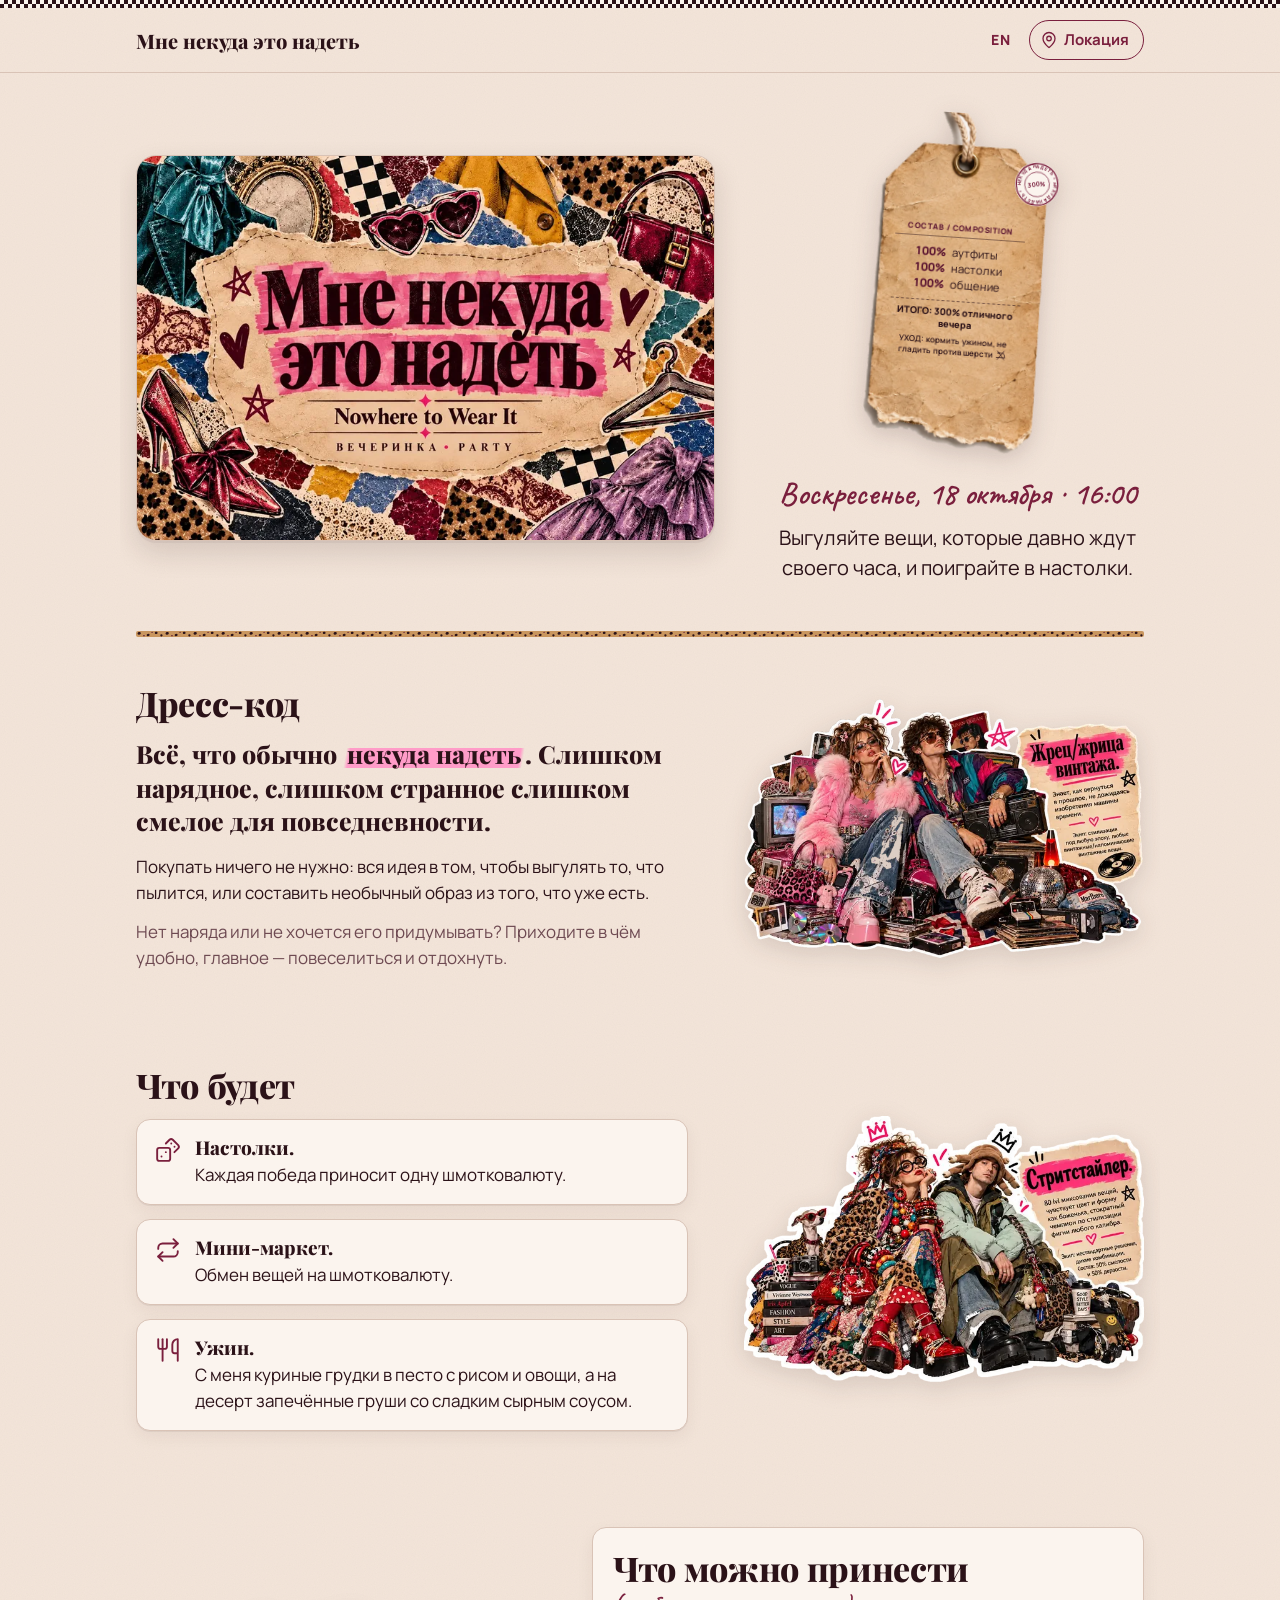
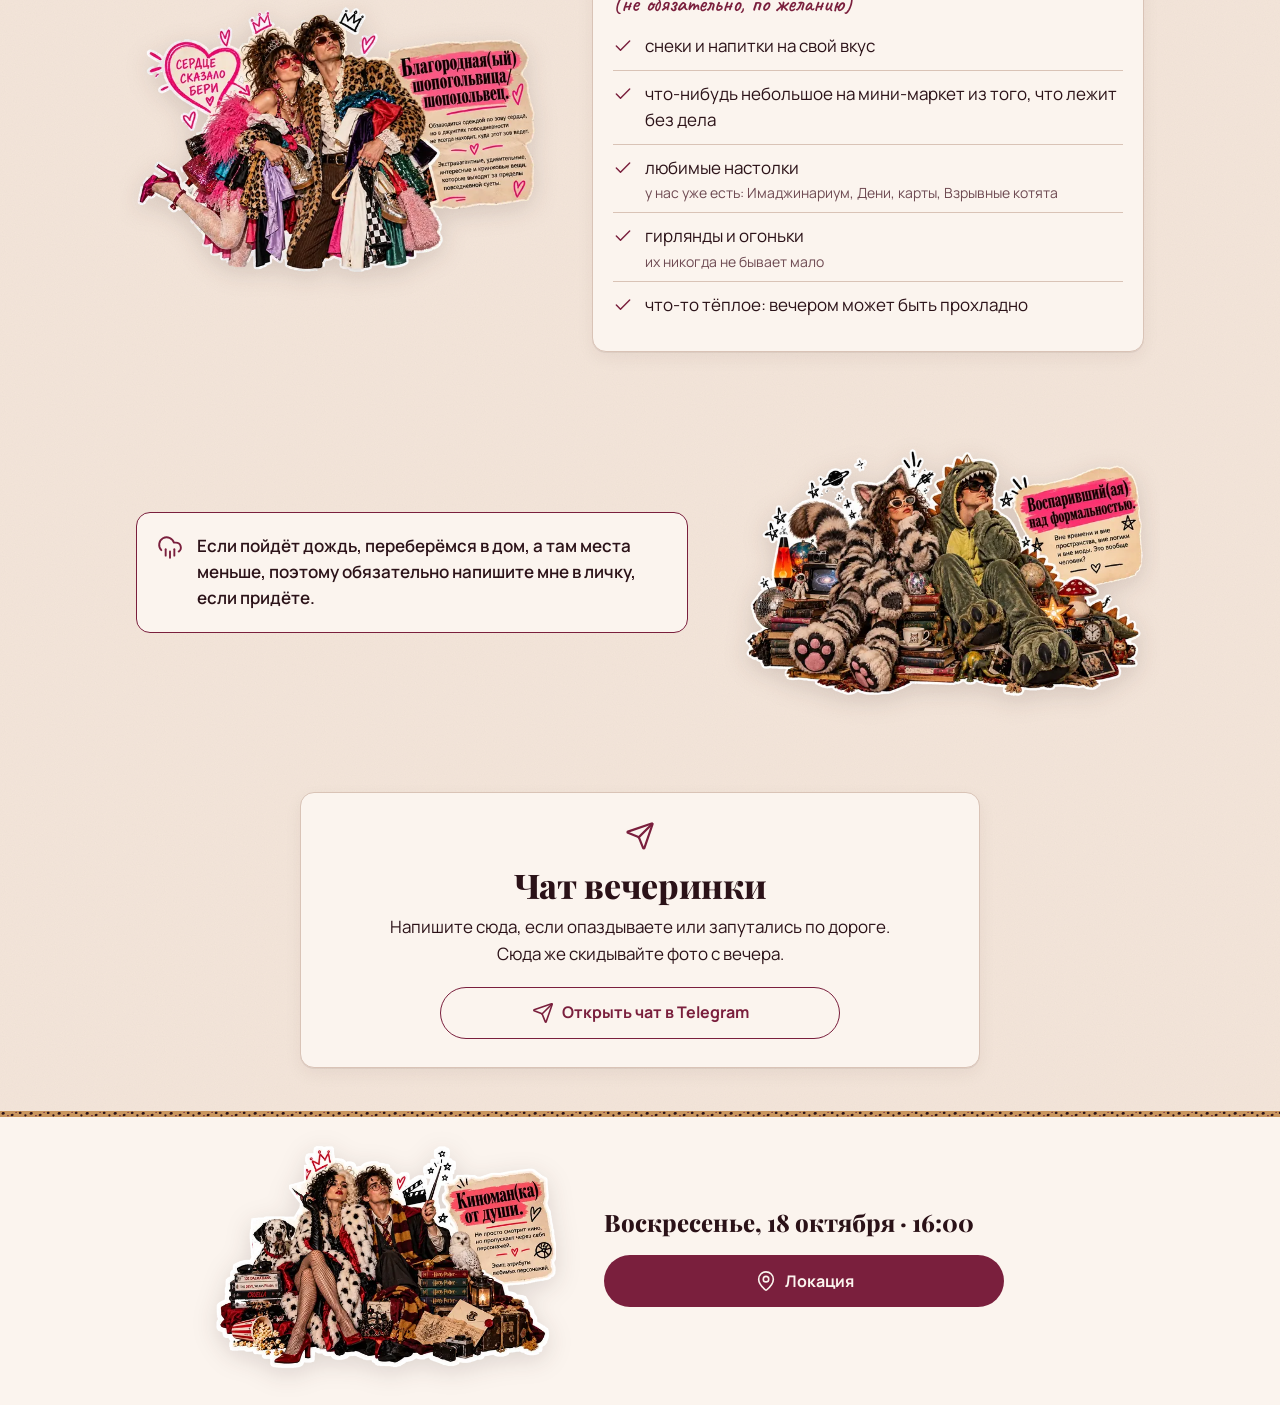
<file: index.html>
<!doctype html>
<html lang="ru">
<head>
  <meta charset="utf-8">
  <meta name="viewport" content="width=device-width, initial-scale=1">
  <title>Мне некуда это надеть</title>
  <meta name="description" content="Выгуляйте вещи, которые давно ждут своего часа, и поиграйте в настолки.">
  <meta name="theme-color" content="#F4E6DA">

  <meta property="og:type" content="website">
  <meta property="og:title" content="Мне некуда это надеть">
  <meta property="og:description" content="Выгуляйте вещи, которые давно ждут своего часа, и поиграйте в настолки.">
  <meta property="og:image" content="https://konyaginaan.github.io/nekuda-party/og.jpg">
  <meta property="og:image:width" content="1200">
  <meta property="og:image:height" content="630">
  <meta property="og:url" content="https://konyaginaan.github.io/nekuda-party/">
  <meta name="twitter:card" content="summary_large_image">
  <link rel="alternate" hreflang="ru" href="https://konyaginaan.github.io/nekuda-party/">
  <link rel="alternate" hreflang="en" href="https://konyaginaan.github.io/nekuda-party/en/">

  <link rel="preconnect" href="https://fonts.googleapis.com">
  <link rel="preconnect" href="https://fonts.gstatic.com" crossorigin>
  <link rel="stylesheet" href="https://fonts.googleapis.com/css2?family=Caveat:wght@600&family=Manrope:wght@400;600;700;800&family=Playfair+Display:wght@800;900&display=swap">
  <link rel="stylesheet" href="style.css?v=17">
</head>
<body>

  <!-- Иконки в духе Lucide: обводка 1.75, цвет задаёт CSS -->
  <svg width="0" height="0" style="position:absolute" aria-hidden="true">
    <symbol id="i-pin" viewBox="0 0 24 24"><path d="M20 10c0 4.993-5.539 10.193-7.399 11.799a1 1 0 0 1-1.202 0C9.539 20.193 4 14.993 4 10a8 8 0 0 1 16 0"/><circle cx="12" cy="10" r="3"/></symbol>
    <symbol id="i-dice" viewBox="0 0 24 24"><rect width="12" height="12" x="2" y="10" rx="2"/><path d="m17.92 14 3.5-3.5a2.24 2.24 0 0 0 0-3l-5-4.92a2.24 2.24 0 0 0-3 0L10 6"/><path d="M6 18h.01"/><path d="M10 14h.01"/><path d="M15 6h.01"/><path d="M18 9h.01"/></symbol>
    <symbol id="i-swap" viewBox="0 0 24 24"><path d="m17 2 4 4-4 4"/><path d="M3 11v-1a4 4 0 0 1 4-4h14"/><path d="m7 22-4-4 4-4"/><path d="M21 13v1a4 4 0 0 1-4 4H3"/></symbol>
    <symbol id="i-dinner" viewBox="0 0 24 24"><path d="M3 2v7c0 1.1.9 2 2 2h4a2 2 0 0 0 2-2V2"/><path d="M7 2v20"/><path d="M21 15V2a5 5 0 0 0-5 5v6c0 1.1.9 2 2 2h3Zm0 0v7"/></symbol>
    <symbol id="i-check" viewBox="0 0 24 24"><path d="M20 6 9 17l-5-5"/></symbol>
    <symbol id="i-rain" viewBox="0 0 24 24"><path d="M4 14.899A7 7 0 1 1 15.71 8h1.79a4.5 4.5 0 0 1 2.5 8.242"/><path d="M16 14v6"/><path d="M8 14v6"/><path d="M12 16v6"/></symbol>
    <symbol id="i-send" viewBox="0 0 24 24"><path d="M14.536 21.686a.5.5 0 0 0 .937-.024l6.5-19a.496.496 0 0 0-.635-.635l-19 6.5a.5.5 0 0 0-.024.937l7.93 3.18a2 2 0 0 1 1.112 1.11z"/><path d="m21.854 2.147-10.94 10.939"/></symbol>
    <!-- Значок ухода «не гладить»: утюг, перечёркнутый крест-накрест -->
    <symbol id="i-no-iron" viewBox="0 0 24 24"><path d="M3 18h18l-1.6-6.4A4 4 0 0 0 15.5 8.5H7"/><path d="M5 8.5h5"/><path d="M5 4l14 18"/><path d="M19 4 5 22"/></symbol>
  </svg>

  <header class="site-header">
    <nav class="nav">
      <a class="nav-title" href="#top">Мне некуда это надеть</a>
      <div class="nav-actions">
        <a class="lang-switch" href="en/" hreflang="en" lang="en" aria-label="English version">EN</a>
        <a class="nav-link" href="https://maps.app.goo.gl/ikmV4wj7DfF3Gz9P6?g_st=ipc" target="_blank" rel="noopener" aria-label="Локация">
          <svg class="ico" width="22" height="22" aria-hidden="true"><use href="#i-pin"/></svg><span class="nav-link-text">Локация</span>
        </a>
      </div>
    </nav>
  </header>

  <main>

    <section class="hero section" id="top">
      <!-- Название нарисовано на афише; заголовок остаётся для поиска и экранных дикторов -->
      <h1 class="visually-hidden">Мне некуда это надеть</h1>
      <figure class="poster-frame">
        <picture>
          <source type="image/webp" srcset="poster-800.webp 800w, poster-1200.webp 1200w" sizes="(min-width: 960px) 600px, calc(100vw - 32px)">
          <img class="poster" src="poster.jpg" width="1200" height="800" alt="Афиша вечеринки «Мне некуда это надеть»">
        </picture>
      </figure>
      <div class="hero-meta">
        <div class="label-wrap" id="composition">
          <svg class="stamp" viewBox="0 0 100 100" aria-hidden="true">
            <defs><path id="stamp-ring" d="M50 50 m-37 0 a37 37 0 1 1 74 0 a37 37 0 1 1 -74 0"/></defs>
            <circle cx="50" cy="50" r="47" fill="none" stroke="currentColor" stroke-width="3"/>
            <circle cx="50" cy="50" r="28" fill="none" stroke="currentColor" stroke-width="1.5"/>
            <text font-family="Manrope, sans-serif" font-weight="800" font-size="10.5" letter-spacing="1.2" fill="currentColor">
              <textPath href="#stamp-ring" textLength="225" lengthAdjust="spacingAndGlyphs">НЕКУДА НАДЕТЬ • НЕКУДА НАДЕТЬ • </textPath>
            </text>
            <text x="50" y="55" text-anchor="middle" font-family="Manrope, sans-serif" font-weight="800" font-size="14" fill="currentColor">300%</text>
          </svg>
          <div class="label">
            <p class="label-title">СОСТАВ / COMPOSITION</p>
            <table class="label-table">
              <tbody>
                <tr><td class="label-pct">100%</td><td class="label-item">аутфиты</td></tr>
                <tr><td class="label-pct">100%</td><td class="label-item">настолки</td></tr>
                <tr><td class="label-pct">100%</td><td class="label-item">общение</td></tr>
              </tbody>
            </table>
            <p class="label-total">ИТОГО: 300% отличного вечера</p>
            <!-- Можно сократить до «УХОД: кормить ужином» — убрать span целиком, значок уйдёт вместе с ним -->
            <p class="label-care">УХОД: кормить ужином<span class="label-care-extra">, не гладить против шерсти <svg class="care-ico" width="14" height="14" aria-hidden="true"><use href="#i-no-iron"/></svg></span></p>
          </div>
        </div>
        <div class="hero-text">
          <p class="hero-date"><time datetime="2026-10-18T16:00">Воскресенье, 18 октября · 16:00</time></p>
          <p class="hero-lead">Выгуляйте вещи, которые давно ждут своего часа, и поиграйте в настолки.</p>
        </div>
      </div>
    </section>

    <div class="ribbon" aria-hidden="true"></div>

    <section class="section has-sticker sticker-right" id="dress-code">
      <div class="section-body">
        <h2>Дресс-код</h2>
        <p class="dress-main">Всё, что обычно <span class="marker">некуда надеть</span>. Слишком нарядное, слишком странное слишком смелое для повседневности.</p>
        <p>Покупать ничего не нужно: вся идея в том, чтобы выгулять то, что пылится, или составить необычный образ из того, что уже есть.</p>
        <p class="muted">Нет наряда или не хочется его придумывать? Приходите в чём удобно, главное — повеселиться и отдохнуть.</p>
      </div>
      <figure class="sticker">
        <a href="img/vintage-1100.webp" target="_blank" rel="noopener"><img src="img/vintage-640.webp" srcset="img/vintage-640.webp 640w, img/vintage-1100.webp 1100w" sizes="(min-width: 960px) 400px, calc(100vw - 32px)" width="1533" height="1001" loading="lazy" decoding="async" alt="Наклейка «Жрец/жрица винтажа»: «Знает, как вернуться в прошлое, не дожидаясь изобретения машины времени. Экип: стилизация под любую эпоху, любые винтажные/напоминающие винтажные вещи». Пара в розовой шубе, джинсах со стразами и яркой ветровке среди пластинок, кассет и диско-шара."></a>
      </figure>
    </section>

    <section class="section has-sticker sticker-right" id="program">
      <div class="section-body">
        <h2>Что будет</h2>
        <ul class="program-list">
          <li><svg class="ico" width="22" height="22" aria-hidden="true"><use href="#i-dice"/></svg><p><strong>Настолки.</strong> Каждая победа приносит одну шмотковалюту.</p></li>
          <li><svg class="ico" width="22" height="22" aria-hidden="true"><use href="#i-swap"/></svg><p><strong>Мини-маркет.</strong> Обмен вещей на шмотковалюту.</p></li>
          <li><svg class="ico" width="22" height="22" aria-hidden="true"><use href="#i-dinner"/></svg><p><strong>Ужин.</strong> С меня куриные грудки в песто с рисом и овощи, а на десерт запечённые груши со сладким сырным соусом.</p></li>
        </ul>
      </div>
      <figure class="sticker">
        <a href="img/street-1100.webp" target="_blank" rel="noopener"><img src="img/street-640.webp" srcset="img/street-640.webp 640w, img/street-1100.webp 1100w" sizes="(min-width: 960px) 400px, calc(100vw - 32px)" width="1536" height="1024" loading="lazy" decoding="async" alt="Наклейка «Стритстайлер»: «80 lvl миксования вещей, чувствует цвет и форму как боженька, стократный чемпион по стилизации фигни любого калибра. Экип: нестандартные решения, дикие комбинации. Состав: 50% смелости и 50% дерзости». Пара в леопарде, бусах, платформах и плюшевой шапке."></a>
      </figure>
    </section>

    <section class="section has-sticker sticker-left" id="bring">
      <div class="section-body">
        <div class="panel">
          <h2>Что можно принести</h2>
          <p class="note">(не обязательно, по желанию)</p>
          <ul class="bring-list">
            <li><svg class="ico" width="22" height="22" aria-hidden="true"><use href="#i-check"/></svg>снеки и напитки на свой вкус</li>
            <li><svg class="ico" width="22" height="22" aria-hidden="true"><use href="#i-check"/></svg>что-нибудь небольшое на мини-маркет из того, что лежит без дела</li>
            <li><svg class="ico" width="22" height="22" aria-hidden="true"><use href="#i-check"/></svg><span>любимые настолки<span class="bring-hint">у нас уже есть: Имаджинариум, Дени, карты, Взрывные котята</span></span></li>
            <li><svg class="ico" width="22" height="22" aria-hidden="true"><use href="#i-check"/></svg><span>гирлянды и огоньки<span class="bring-hint">их никогда не бывает мало</span></span></li>
            <li><svg class="ico" width="22" height="22" aria-hidden="true"><use href="#i-check"/></svg>что-то тёплое: вечером может быть прохладно</li>
          </ul>
        </div>
      </div>
      <figure class="sticker">
        <a href="img/shopaholic-1100.webp" target="_blank" rel="noopener"><img src="img/shopaholic-640.webp" srcset="img/shopaholic-640.webp 640w, img/shopaholic-1100.webp 1100w" sizes="(min-width: 960px) 400px, calc(100vw - 32px)" width="1521" height="1014" loading="lazy" decoding="async" alt="Наклейка «Благородная(ый) шопогольвица/шопогольвец» с надписью «Сердце сказало: бери»: «Обзаводится одеждой по зову сердца, но в джунглях повседневности не всегда находит, куда этот зов ведёт. Экстравагантные, удивительные, интересные и кринжовые вещи, которые выходят за пределы повседневной суеты». Пара с охапками нарядов в руках."></a>
      </figure>
    </section>

    <section class="section has-sticker sticker-right" id="rsvp">
      <div class="section-body important">
        <svg class="ico" width="22" height="22" aria-hidden="true"><use href="#i-rain"/></svg>
        <p>Если пойдёт дождь, переберёмся в дом, а там места меньше, поэтому обязательно напишите мне в личку, если придёте.</p>
      </div>
      <figure class="sticker">
        <a href="img/dreamer-1100.webp" target="_blank" rel="noopener"><img src="img/dreamer-640.webp" srcset="img/dreamer-640.webp 640w, img/dreamer-1100.webp 1100w" sizes="(min-width: 960px) 400px, calc(100vw - 32px)" width="1521" height="947" loading="lazy" decoding="async" alt="Наклейка «Воспаривший(ая) над формальностью»: «Вне времени и вне пространства, вне логики и вне моды. Это вообще человек?» Пара в пушистых кигуруми кошки и динозавра среди книг, лавовой лампы и глобусов."></a>
      </figure>
    </section>

    <section class="section" id="chat">
      <div class="panel chat">
        <svg class="ico chat-ico" width="22" height="22" aria-hidden="true"><use href="#i-send"/></svg>
        <h2>Чат вечеринки</h2>
        <p>Напишите сюда, если опаздываете или запутались по дороге. Сюда же скидывайте фото с вечера.</p>
        <a class="button button-ghost" href="https://t.me/+cjcUs2wXB2kzOTMy" target="_blank" rel="noopener">
          <svg class="ico" width="22" height="22" aria-hidden="true"><use href="#i-send"/></svg>Открыть чат в Telegram
        </a>
      </div>
    </section>

  </main>

  <footer class="site-footer">
    <div class="footer-inner">
      <figure class="sticker footer-sticker">
        <a href="img/cinema-1100.webp" target="_blank" rel="noopener"><img src="img/cinema-640.webp" srcset="img/cinema-640.webp 640w, img/cinema-1100.webp 1100w" sizes="(min-width: 760px) 340px, calc(100vw - 32px)" width="1536" height="1014" loading="lazy" decoding="async" alt="Наклейка «Киноман(ка) от души»: «Не просто смотрит кино, но пропускает через себя персонажей. Экип: атрибуты любимых персонажей». Пара в образах Круэллы и Гарри Поттера с далматинцем и совой."></a>
      </figure>
      <div class="footer-cta">
      <p class="footer-date"><time datetime="2026-10-18T16:00">Воскресенье, 18 октября · 16:00</time></p>
      <a class="button" href="https://maps.app.goo.gl/ikmV4wj7DfF3Gz9P6?g_st=ipc" target="_blank" rel="noopener">
        <svg class="ico" width="22" height="22" aria-hidden="true"><use href="#i-pin"/></svg>Локация
      </a>
      </div>
    </div>
  </footer>

</body>
</html>
</file>
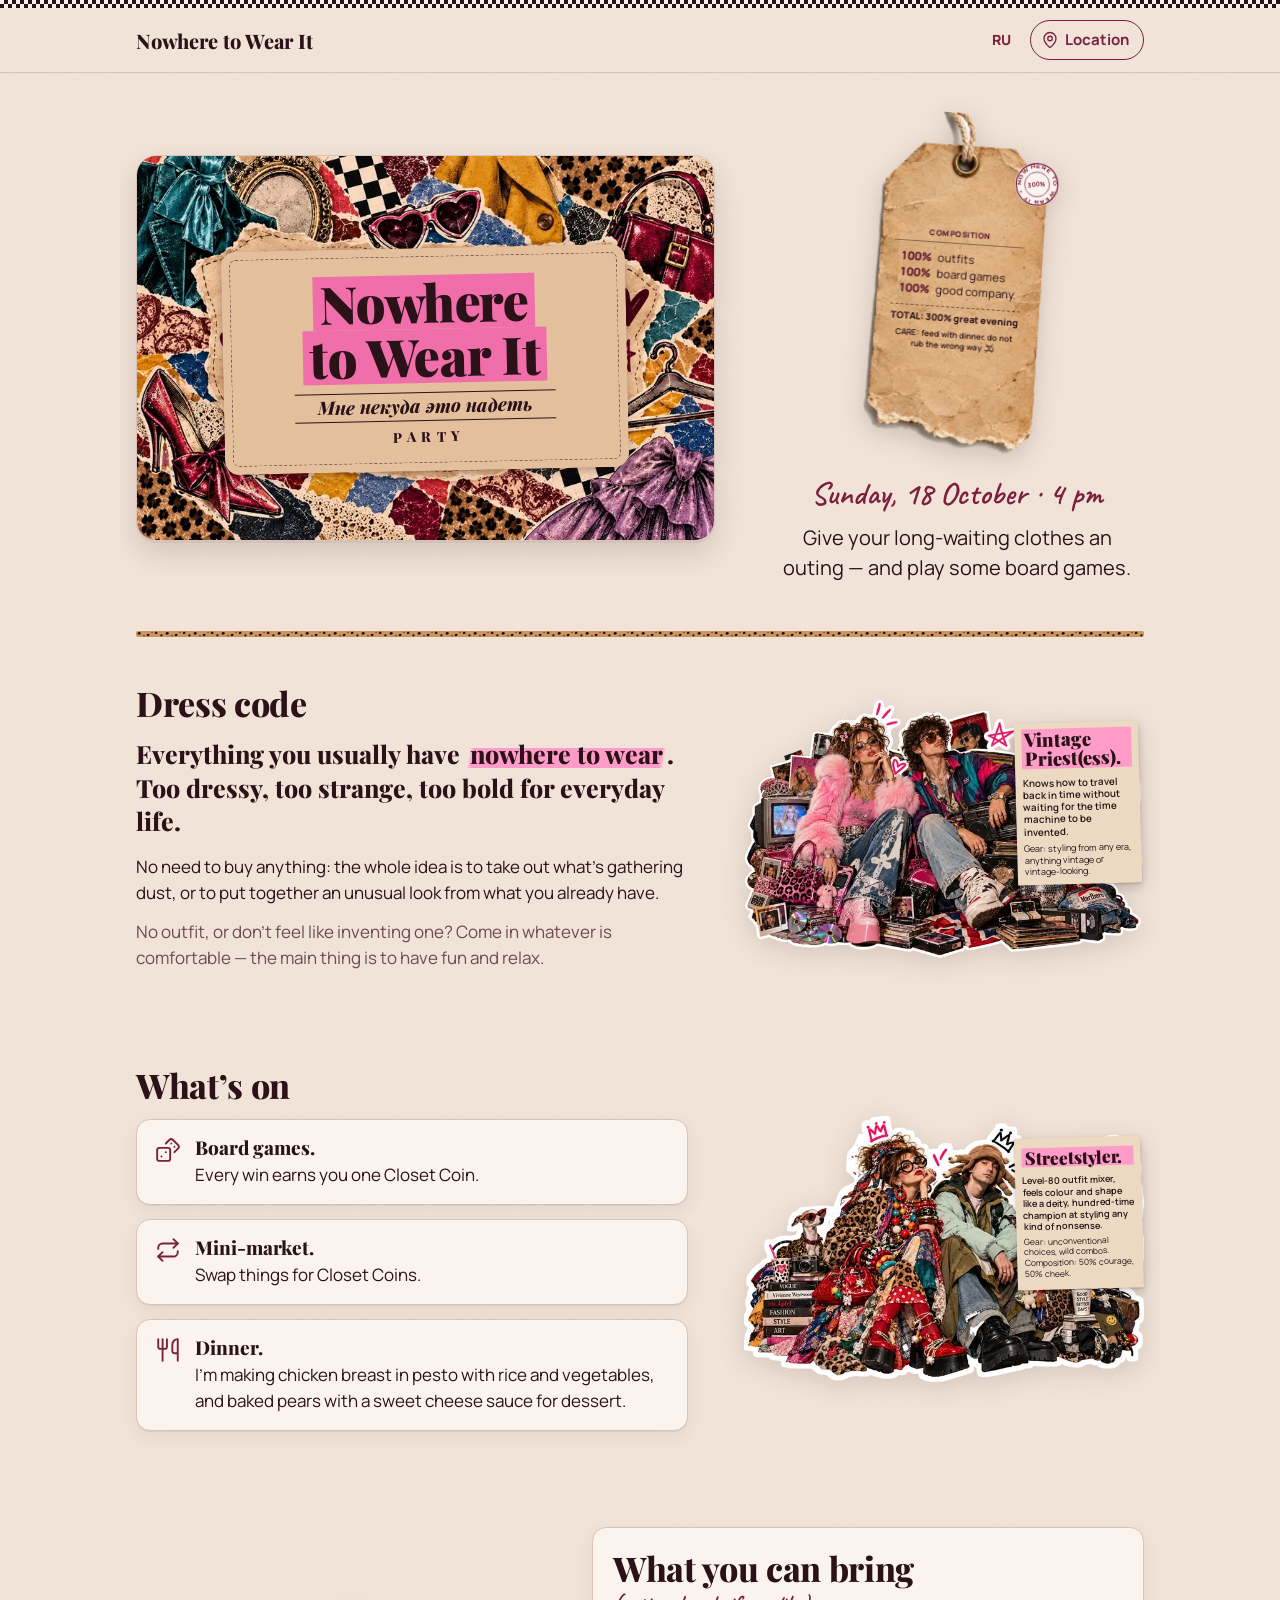
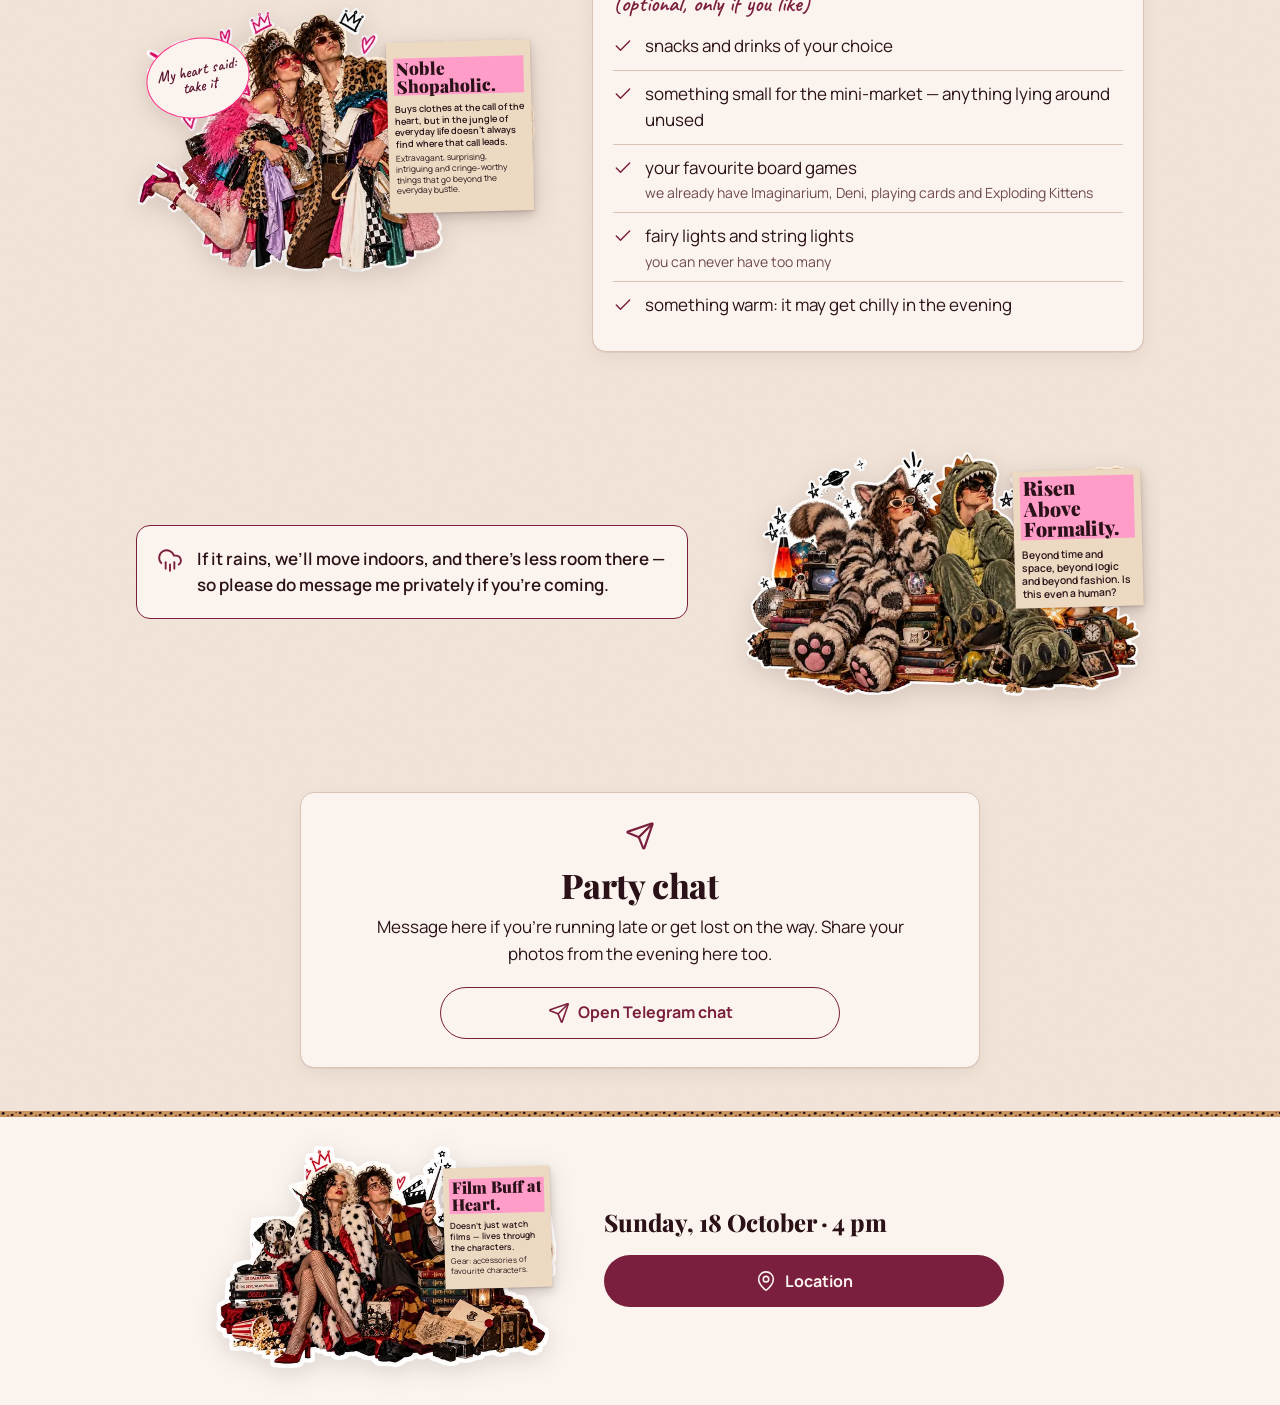
<file: en/index.html>
<!doctype html>
<html lang="en">
<head>
  <meta charset="utf-8">
  <meta name="viewport" content="width=device-width, initial-scale=1">
  <title>Nowhere to Wear It</title>
  <meta name="description" content="Give your long-waiting clothes an outing — and play some board games.">
  <meta name="theme-color" content="#F4E6DA">

  <meta property="og:type" content="website">
  <meta property="og:title" content="Nowhere to Wear It">
  <meta property="og:description" content="Give your long-waiting clothes an outing — and play some board games.">
  <meta property="og:image" content="https://konyaginaan.github.io/nekuda-party/og.jpg">
  <meta property="og:image:width" content="1200">
  <meta property="og:image:height" content="630">
  <meta property="og:url" content="https://konyaginaan.github.io/nekuda-party/en/">
  <meta name="twitter:card" content="summary_large_image">
  <link rel="alternate" hreflang="ru" href="https://konyaginaan.github.io/nekuda-party/">
  <link rel="alternate" hreflang="en" href="https://konyaginaan.github.io/nekuda-party/en/">

  <link rel="preconnect" href="https://fonts.googleapis.com">
  <link rel="preconnect" href="https://fonts.gstatic.com" crossorigin>
  <link rel="stylesheet" href="https://fonts.googleapis.com/css2?family=Caveat:wght@600&family=Manrope:wght@400;600;700;800&family=Playfair+Display:wght@800;900&display=swap">
  <link rel="stylesheet" href="../style.css?v=17">
</head>
<body>

  <!-- Lucide-style icons -->
  <svg width="0" height="0" style="position:absolute" aria-hidden="true">
    <symbol id="i-pin" viewBox="0 0 24 24"><path d="M20 10c0 4.993-5.539 10.193-7.399 11.799a1 1 0 0 1-1.202 0C9.539 20.193 4 14.993 4 10a8 8 0 0 1 16 0"/><circle cx="12" cy="10" r="3"/></symbol>
    <symbol id="i-dice" viewBox="0 0 24 24"><rect width="12" height="12" x="2" y="10" rx="2"/><path d="m17.92 14 3.5-3.5a2.24 2.24 0 0 0 0-3l-5-4.92a2.24 2.24 0 0 0-3 0L10 6"/><path d="M6 18h.01"/><path d="M10 14h.01"/><path d="M15 6h.01"/><path d="M18 9h.01"/></symbol>
    <symbol id="i-swap" viewBox="0 0 24 24"><path d="m17 2 4 4-4 4"/><path d="M3 11v-1a4 4 0 0 1 4-4h14"/><path d="m7 22-4-4 4-4"/><path d="M21 13v1a4 4 0 0 1-4 4H3"/></symbol>
    <symbol id="i-dinner" viewBox="0 0 24 24"><path d="M3 2v7c0 1.1.9 2 2 2h4a2 2 0 0 0 2-2V2"/><path d="M7 2v20"/><path d="M21 15V2a5 5 0 0 0-5 5v6c0 1.1.9 2 2 2h3Zm0 0v7"/></symbol>
    <symbol id="i-check" viewBox="0 0 24 24"><path d="M20 6 9 17l-5-5"/></symbol>
    <symbol id="i-rain" viewBox="0 0 24 24"><path d="M4 14.899A7 7 0 1 1 15.71 8h1.79a4.5 4.5 0 0 1 2.5 8.242"/><path d="M16 14v6"/><path d="M8 14v6"/><path d="M12 16v6"/></symbol>
    <symbol id="i-send" viewBox="0 0 24 24"><path d="M14.536 21.686a.5.5 0 0 0 .937-.024l6.5-19a.496.496 0 0 0-.635-.635l-19 6.5a.5.5 0 0 0-.024.937l7.93 3.18a2 2 0 0 1 1.112 1.11z"/><path d="m21.854 2.147-10.94 10.939"/></symbol>
    <!-- Care symbol: do not iron -->
    <symbol id="i-no-iron" viewBox="0 0 24 24"><path d="M3 18h18l-1.6-6.4A4 4 0 0 0 15.5 8.5H7"/><path d="M5 8.5h5"/><path d="M5 4l14 18"/><path d="M19 4 5 22"/></symbol>
  </svg>

  <header class="site-header">
    <nav class="nav">
      <a class="nav-title" href="#top">Nowhere to Wear It</a>
      <div class="nav-actions">
        <a class="lang-switch" href="../" hreflang="ru" lang="ru" aria-label="Русская версия">RU</a>
        <a class="nav-link" href="https://maps.app.goo.gl/ikmV4wj7DfF3Gz9P6?g_st=ipc" target="_blank" rel="noopener" aria-label="Location">
          <svg class="ico" width="22" height="22" aria-hidden="true"><use href="#i-pin"/></svg><span class="nav-link-text">Location</span>
        </a>
      </div>
    </nav>
  </header>

  <main>

    <section class="hero section" id="top">
      <!-- The title is drawn on the poster; the heading stays for search and screen readers -->
      <h1 class="visually-hidden">Nowhere to Wear It</h1>
      <figure class="poster-frame">
        <picture>
          <source type="image/webp" srcset="../poster-800.webp 800w, ../poster-1200.webp 1200w" sizes="(min-width: 960px) 600px, calc(100vw - 32px)">
          <img class="poster" src="../poster.jpg" width="1200" height="800" alt="Poster of the party “Nowhere to Wear It”">
        </picture>
        <div class="poster-note" aria-hidden="true">
          <span class="poster-note-title"><span>Nowhere</span> <span>to Wear It</span></span>
          <span class="poster-note-sub">Мне некуда это надеть</span>
          <span class="poster-note-kicker">Party</span>
        </div>
      </figure>
      <div class="hero-meta">
        <div class="label-wrap" id="composition">
          <svg class="stamp" viewBox="0 0 100 100" aria-hidden="true">
            <defs><path id="stamp-ring" d="M50 50 m-37 0 a37 37 0 1 1 74 0 a37 37 0 1 1 -74 0"/></defs>
            <circle cx="50" cy="50" r="47" fill="none" stroke="currentColor" stroke-width="3"/>
            <circle cx="50" cy="50" r="28" fill="none" stroke="currentColor" stroke-width="1.5"/>
            <text font-family="Manrope, sans-serif" font-weight="800" font-size="10.5" letter-spacing="1.2" fill="currentColor">
              <textPath href="#stamp-ring" textLength="225" lengthAdjust="spacingAndGlyphs">NOWHERE TO WEAR IT • </textPath>
            </text>
            <text x="50" y="55" text-anchor="middle" font-family="Manrope, sans-serif" font-weight="800" font-size="14" fill="currentColor">300%</text>
          </svg>
          <div class="label">
            <p class="label-title">COMPOSITION</p>
            <table class="label-table">
              <tbody>
                <tr><td class="label-pct">100%</td><td class="label-item">outfits</td></tr>
                <tr><td class="label-pct">100%</td><td class="label-item">board games</td></tr>
                <tr><td class="label-pct">100%</td><td class="label-item">good company</td></tr>
              </tbody>
            </table>
            <p class="label-total">TOTAL: 300% great evening</p>
            <!-- Can be shortened to “CARE: feed with dinner” by removing the span -->
            <p class="label-care">CARE: feed with dinner<span class="label-care-extra">, do not rub the wrong way <svg class="care-ico" width="14" height="14" aria-hidden="true"><use href="#i-no-iron"/></svg></span></p>
          </div>
        </div>
        <div class="hero-text">
          <p class="hero-date"><time datetime="2026-10-18T16:00">Sunday, 18 October · 4 pm</time></p>
          <p class="hero-lead">Give your long-waiting clothes an outing — and play some board games.</p>
        </div>
      </div>
    </section>

    <div class="ribbon" aria-hidden="true"></div>

    <section class="section has-sticker sticker-right" id="dress-code">
      <div class="section-body">
        <h2>Dress code</h2>
        <p class="dress-main">Everything you usually have <span class="marker">nowhere to wear</span>. Too dressy, too strange, too bold for everyday life.</p>
        <p>No need to buy anything: the whole idea is to take out what’s gathering dust, or to put together an unusual look from what you already have.</p>
        <p class="muted">No outfit, or don’t feel like inventing one? Come in whatever is comfortable — the main thing is to have fun and relax.</p>
      </div>
      <figure class="sticker">
        <img src="../img/vintage-640.webp" srcset="../img/vintage-640.webp 640w, ../img/vintage-1100.webp 1100w" sizes="(min-width: 960px) 400px, calc(100vw - 32px)" width="1533" height="1001" loading="lazy" decoding="async" alt="Sticker “Vintage Priest(ess)”: “Knows how to travel back in time without waiting for the time machine to be invented. Gear: styling from any era, anything vintage or vintage-looking.” A couple in a pink fur coat, rhinestone jeans and a bright windbreaker among records, cassettes and a disco ball.">
        <div class="sticker-note" aria-hidden="true" style="--x:68%;--y:9%;--w:31%;--h:61%;--fs:2.45cqw">
          <span class="sticker-note-title">Vintage Priest(ess).</span>
          <span class="sticker-note-text">Knows how to travel back in time without waiting for the time machine to be invented.</span>
          <span class="sticker-note-gear">Gear: styling from any era, anything vintage or vintage-looking.</span>
        </div>
      </figure>
    </section>

    <section class="section has-sticker sticker-right" id="program">
      <div class="section-body">
        <h2>What’s on</h2>
        <ul class="program-list">
          <li><svg class="ico" width="22" height="22" aria-hidden="true"><use href="#i-dice"/></svg><p><strong>Board games.</strong> Every win earns you one Closet Coin.</p></li>
          <li><svg class="ico" width="22" height="22" aria-hidden="true"><use href="#i-swap"/></svg><p><strong>Mini-market.</strong> Swap things for Closet Coins.</p></li>
          <li><svg class="ico" width="22" height="22" aria-hidden="true"><use href="#i-dinner"/></svg><p><strong>Dinner.</strong> I’m making chicken breast in pesto with rice and vegetables, and baked pears with a sweet cheese sauce for dessert.</p></li>
        </ul>
      </div>
      <figure class="sticker">
        <img src="../img/street-640.webp" srcset="../img/street-640.webp 640w, ../img/street-1100.webp 1100w" sizes="(min-width: 960px) 400px, calc(100vw - 32px)" width="1536" height="1024" loading="lazy" decoding="async" alt="Sticker “Streetstyler”: “Level-80 mixing, feels colour and shape like a deity, hundred-time champion at styling any kind of nonsense. Gear: unconventional choices, wild combos. Composition: 50% courage and 50% cheek.” A couple in leopard print, beads, platforms and a plush hat.">
        <div class="sticker-note" aria-hidden="true" style="--x:68%;--y:8%;--w:31.5%;--h:57%;--fs:2.3cqw">
          <span class="sticker-note-title">Streetstyler.</span>
          <span class="sticker-note-text">Level-80 outfit mixer, feels colour and shape like a deity, hundred-time champion at styling any kind of nonsense.</span>
          <span class="sticker-note-gear">Gear: unconventional choices, wild combos. Composition: 50% courage, 50% cheek.</span>
        </div>
      </figure>
    </section>

    <section class="section has-sticker sticker-left" id="bring">
      <div class="section-body">
        <div class="panel">
          <h2>What you can bring</h2>
          <p class="note">(optional, only if you like)</p>
          <ul class="bring-list">
            <li><svg class="ico" width="22" height="22" aria-hidden="true"><use href="#i-check"/></svg>snacks and drinks of your choice</li>
            <li><svg class="ico" width="22" height="22" aria-hidden="true"><use href="#i-check"/></svg>something small for the mini-market — anything lying around unused</li>
            <li><svg class="ico" width="22" height="22" aria-hidden="true"><use href="#i-check"/></svg><span>your favourite board games<span class="bring-hint">we already have Imaginarium, Deni, playing cards and Exploding Kittens</span></span></li>
            <li><svg class="ico" width="22" height="22" aria-hidden="true"><use href="#i-check"/></svg><span>fairy lights and string lights<span class="bring-hint">you can never have too many</span></span></li>
            <li><svg class="ico" width="22" height="22" aria-hidden="true"><use href="#i-check"/></svg>something warm: it may get chilly in the evening</li>
          </ul>
        </div>
      </div>
      <figure class="sticker">
        <img src="../img/shopaholic-640.webp" srcset="../img/shopaholic-640.webp 640w, ../img/shopaholic-1100.webp 1100w" sizes="(min-width: 960px) 400px, calc(100vw - 32px)" width="1521" height="1014" loading="lazy" decoding="async" alt="Sticker “Noble Shopaholic” with the note “My heart said: take it”: “Buys clothes at the call of the heart, but in the jungle of everyday life doesn’t always find where that call leads. Extravagant, surprising, intriguing and cringe-worthy things that go beyond the everyday bustle.” A couple carrying armfuls of outfits.">
        <div class="sticker-note" aria-hidden="true" style="--x:63%;--y:13%;--w:36%;--h:64%;--fs:2.3cqw">
          <span class="sticker-note-title">Noble Shopaholic.</span>
          <span class="sticker-note-text">Buys clothes at the call of the heart, but in the jungle of everyday life doesn’t always find where that call leads.</span>
          <span class="sticker-note-gear">Extravagant, surprising, intriguing and cringe-worthy things that go beyond the everyday bustle.</span>
        </div>
        <div class="sticker-heart" aria-hidden="true">My heart said: take it</div>
      </figure>
    </section>

    <section class="section has-sticker sticker-right" id="rsvp">
      <div class="section-body important">
        <svg class="ico" width="22" height="22" aria-hidden="true"><use href="#i-rain"/></svg>
        <p>If it rains, we’ll move indoors, and there’s less room there — so please do message me privately if you’re coming.</p>
      </div>
      <figure class="sticker">
        <img src="../img/dreamer-640.webp" srcset="../img/dreamer-640.webp 640w, ../img/dreamer-1100.webp 1100w" sizes="(min-width: 960px) 400px, calc(100vw - 32px)" width="1521" height="947" loading="lazy" decoding="async" alt="Sticker “Risen Above Formality”: “Beyond time and space, beyond logic and beyond fashion. Is this even a human?” A couple in fluffy cat and dinosaur onesies among books, a lava lamp and globes.">
        <div class="sticker-note" aria-hidden="true" style="--x:67.5%;--y:9%;--w:32%;--h:46%;--fs:2.6cqw">
          <span class="sticker-note-title">Risen Above Formality.</span>
          <span class="sticker-note-text">Beyond time and space, beyond logic and beyond fashion. Is this even a human?</span>
        </div>
      </figure>
    </section>

    <section class="section" id="chat">
      <div class="panel chat">
        <svg class="ico chat-ico" width="22" height="22" aria-hidden="true"><use href="#i-send"/></svg>
        <h2>Party chat</h2>
        <p>Message here if you’re running late or get lost on the way. Share your photos from the evening here too.</p>
        <a class="button button-ghost" href="https://t.me/+cjcUs2wXB2kzOTMy" target="_blank" rel="noopener">
          <svg class="ico" width="22" height="22" aria-hidden="true"><use href="#i-send"/></svg>Open Telegram chat
        </a>
      </div>
    </section>

  </main>

  <footer class="site-footer">
    <div class="footer-inner">
      <figure class="sticker footer-sticker">
        <img src="../img/cinema-640.webp" srcset="../img/cinema-640.webp 640w, ../img/cinema-1100.webp 1100w" sizes="(min-width: 760px) 340px, calc(100vw - 32px)" width="1536" height="1014" loading="lazy" decoding="async" alt="Sticker “Film Buff at Heart”: “Doesn’t just watch films — lives through the characters. Gear: accessories of favourite characters.” A couple dressed as Cruella and Harry Potter with a Dalmatian and an owl.">
        <div class="sticker-note" aria-hidden="true" style="--x:67%;--y:10%;--w:31.5%;--h:54%;--fs:2.5cqw">
          <span class="sticker-note-title">Film Buff at Heart.</span>
          <span class="sticker-note-text">Doesn’t just watch films — lives through the characters.</span>
          <span class="sticker-note-gear">Gear: accessories of favourite characters.</span>
        </div>
      </figure>
      <div class="footer-cta">
      <p class="footer-date"><time datetime="2026-10-18T16:00">Sunday, 18 October · 4 pm</time></p>
      <a class="button" href="https://maps.app.goo.gl/ikmV4wj7DfF3Gz9P6?g_st=ipc" target="_blank" rel="noopener">
        <svg class="ico" width="22" height="22" aria-hidden="true"><use href="#i-pin"/></svg>Location
      </a>
      </div>
    </div>
  </footer>

</body>
</html>
</file>
<file: style.css>
/* «Мне некуда это надеть» — сайт-анонс.
 * Визуальный слой повторяет мини-приложение (nekuda/public/style.css):
 * 80% тишины (тёплая бумага), 15% бордо и маркера, 5% хулиганства.
 * На экране — не больше одного маркера и двух рукописных строк. */

:root {
  --paper: #f4e6da;
  --paper-2: #fbf4ee;
  --ink: #2b1218;
  --ink-soft: #6e4a52;
  --wine: #7a1f3d;
  --wine-dark: #5a1430;
  --hot: #ff2e88;
  --hot-soft: #ff9cc8;
  --line: #d9c3b6;

  --display: "Playfair Display", Georgia, serif;
  --body: "Manrope", system-ui, -apple-system, sans-serif;
  --hand: "Caveat", "Comic Sans MS", cursive;

  --radius: 14px;
  --shadow: 0 1px 0 rgba(43, 18, 24, 0.06), 0 6px 18px rgba(43, 18, 24, 0.06);
  --header: 64px;

  --grain: url("data:image/svg+xml,%3Csvg xmlns='http://www.w3.org/2000/svg' width='160' height='160'%3E%3Cfilter id='n'%3E%3CfeTurbulence type='fractalNoise' baseFrequency='.9' numOctaves='3' stitchTiles='stitch'/%3E%3CfeColorMatrix values='0 0 0 0 .17 0 0 0 0 .07 0 0 0 0 .09 0 0 0 .04 0'/%3E%3C/filter%3E%3Crect width='160' height='160' filter='url(%23n)'/%3E%3C/svg%3E");
  --checker: repeating-conic-gradient(var(--ink) 0 25%, var(--paper-2) 0 50%) 0 0 / 8px 8px;
  --leopard: url("data:image/svg+xml,%3Csvg xmlns='http://www.w3.org/2000/svg' width='28' height='6' viewBox='0 0 28 6'%3E%3Crect width='28' height='6' fill='%23c9965f'/%3E%3Cpath d='M2 1.5c1-.8 2.6-.5 2.8.6.2 1-.9 1.9-2 1.7S1 2.4 2 1.5zM11 3.2c.9-.9 2.4-.7 2.6.3.2.9-.7 1.8-1.8 1.7-1-.1-1.6-1.1-.8-2zM19.5.8c1.1-.4 2.2.2 2.1 1.1-.1.8-1.3 1.3-2.2 1-.8-.3-.8-1.7.1-2.1zM24.6 3.6c.8-.5 1.9-.2 2 .6.1.7-.8 1.4-1.6 1.2-.7-.2-1-1.2-.4-1.8z' fill='%232b1218'/%3E%3Cpath d='M7.5 4.2c.6-.3 1.3 0 1.3.5s-.7.8-1.2.6c-.5-.2-.6-.8-.1-1.1zM15.8.9c.5-.2 1.1.1 1 .6-.1.4-.7.6-1.1.4-.4-.2-.4-.8.1-1z' fill='%235a1430'/%3E%3C/svg%3E") 0 0 / 28px 6px repeat-x;
}

*, *::before, *::after { box-sizing: border-box; }

html {
  -webkit-text-size-adjust: 100%;
  scroll-behavior: smooth;
}

@media (prefers-reduced-motion: reduce) {
  html { scroll-behavior: auto; }
}

body {
  margin: 0;
  overflow-x: hidden;
  background: var(--grain), var(--paper);
  color: var(--ink);
  font: 400 17px/1.55 var(--body);
  overflow-wrap: break-word;
  -webkit-tap-highlight-color: transparent;
}

/* Клетчатая лента по верху экрана. */
body::before {
  content: "";
  position: fixed;
  top: 0;
  left: 0;
  right: 0;
  height: 8px;
  background: var(--checker);
  z-index: 40;
}

a { color: var(--wine); }

:focus-visible {
  outline: 2px solid var(--hot);
  outline-offset: 2px;
}

img { max-width: 100%; height: auto; display: block; }

.visually-hidden {
  position: absolute;
  width: 1px;
  height: 1px;
  margin: -1px;
  padding: 0;
  overflow: hidden;
  clip: rect(0 0 0 0);
  white-space: nowrap;
  border: 0;
}

.ico {
  width: 22px;
  height: 22px;
  flex: none;
  fill: none;
  stroke: currentColor;
  stroke-width: 1.75;
  stroke-linecap: round;
  stroke-linejoin: round;
  color: var(--wine);
}

/* ── Типографика ─────────────────────────────────────────── */

h1, h2 {
  font-family: var(--display);
  font-weight: 800;
  letter-spacing: -0.01em;
  margin: 0 0 14px;
}

h2 {
  font-size: 30px;
  line-height: 1.1;
}

p { margin: 0 0 12px; }
p:last-child { margin-bottom: 0; }

.muted { color: var(--ink-soft); }

/* Полоса маркера под главным словом — одна на экран. */
.marker {
  background: linear-gradient(100deg, transparent 2%, var(--hot-soft) 4%, var(--hot-soft) 96%, transparent 98%);
  background-size: 100% 62%;
  background-position: 0 85%;
  background-repeat: no-repeat;
  padding: 0 0.15em;
  -webkit-box-decoration-break: clone;
  box-decoration-break: clone;
}

/* ── Шапка ───────────────────────────────────────────────── */

.site-header {
  position: sticky;
  top: 8px;
  z-index: 30;
  margin-top: 8px;
  background: var(--grain), var(--paper);
  border-bottom: 1px solid var(--line);
}

.nav {
  max-width: 1040px;
  margin: 0 auto;
  padding: 0 16px;
  height: 56px;
  display: flex;
  justify-content: space-between;
  align-items: center;
  gap: 12px;
}

.nav-title {
  min-width: 0;
  font: 800 17px/1.15 var(--display);
  color: var(--ink);
  text-decoration: none;
}

.nav-link {
  flex: none;
  display: inline-flex;
  align-items: center;
  gap: 6px;
  min-height: 40px;
  padding: 0 14px 0 10px;
  border: 1.5px solid var(--wine);
  border-radius: 999px;
  color: var(--wine);
  font-weight: 700;
  font-size: 15px;
  text-decoration: none;
}

.nav-link .ico { width: 18px; height: 18px; }

.nav-actions {
  flex: none;
  display: flex;
  align-items: center;
  gap: 8px;
}

/* Переключатель языка: тихий, без рамки */
.lang-switch {
  display: inline-grid;
  place-items: center;
  min-width: 40px;
  min-height: 40px;
  border-radius: 999px;
  color: var(--wine);
  font-weight: 800;
  font-size: 14px;
  letter-spacing: 0.06em;
  text-decoration: none;
}

.lang-switch:hover { background: var(--paper-2); }

/* На узком экране у «Локации» остаётся только значок */
@media (max-width: 399px) {
  .nav-link { padding: 0; width: 40px; justify-content: center; }
  .nav-link-text { display: none; }
}

/* ── Колонка и разделы ───────────────────────────────────── */

main {
  max-width: 1040px;
  /* Повёрнутая бирка не должна давать прокрутку вбок */
  overflow-x: clip;
  margin: 0 auto;
  padding: 0 16px;
}

.section {
  padding: 28px 0;
  /* Клетчатая лента + шапка не закрывают заголовок при переходе по якорю */
  scroll-margin-top: calc(8px + var(--header));
}

.panel {
  background: var(--paper-2);
  border: 1px solid var(--line);
  border-radius: var(--radius);
  box-shadow: var(--shadow);
  padding: 22px 20px;
}

/* ── Первый экран ────────────────────────────────────────── */

.hero { padding-top: 20px; padding-bottom: 32px; }

.poster-frame {
  margin: 0 0 22px;
  border-radius: var(--radius);
  overflow: hidden;
  border: 1px solid var(--line);
  box-shadow: 0 2px 0 rgba(43, 18, 24, 0.05), 0 12px 28px rgba(43, 18, 24, 0.14);
  background: var(--paper-2);
}

.poster { width: 100%; aspect-ratio: 3 / 2; object-fit: cover; }

/* Английская плашка поверх русского названия на афише (только /en/).
 * Размеры — от ширины афиши. */
.poster-frame { position: relative; container-type: inline-size; }

.poster-note {
  position: absolute;
  left: 15%;
  top: 24%;
  width: 70%;
  height: 58%;
  display: flex;
  flex-direction: column;
  align-items: center;
  justify-content: center;
  gap: 1.6cqw;
  background: var(--grain), #e6c29e;
  border-radius: 2.5cqw;
  outline: 0.25cqw dashed rgba(43, 18, 24, 0.55);
  outline-offset: -1.6cqw;
  box-shadow: 0 0.4cqw 1.6cqw rgba(43, 18, 24, 0.35);
  transform: rotate(-1.2deg);
  color: var(--ink);
  text-align: center;
}

.poster-note-title {
  font: 900 9cqw/1.04 var(--display);
  letter-spacing: -0.01em;
}

.poster-note-title > span {
  display: inline-block;
  padding: 0 1.2cqw;
  background: #f06ea9;
}

.poster-note-sub {
  font: 800 italic 3.2cqw/1.1 var(--display);
  padding: 0.6cqw 4cqw;
  border-top: 0.25cqw solid var(--ink);
  border-bottom: 0.25cqw solid var(--ink);
}

.poster-note-kicker {
  font: 800 2.4cqw/1 var(--display);
  letter-spacing: 0.4em;
  text-transform: uppercase;
  padding-left: 0.4em;
}

.hero-date {
  font: 600 clamp(25px, 7.3vw, 32px)/1.1 var(--hand);
  color: var(--wine);
  margin-bottom: 10px;
}

.hero-lead {
  font-size: 19px;
  line-height: 1.5;
}

/* Под афишей: бирка висит с её нижнего края, текст обтекает слева. */
.hero-meta::after { content: ""; display: block; clear: both; }

.hero-meta .label-wrap {
  float: right;
  width: 150px;
  margin: -64px 4px 0 14px;
  transform: rotate(4deg);
}

/* Леопардовая лента — разделитель. */
.ribbon {
  height: 6px;
  background: var(--leopard);
  border-radius: 2px;
}

/* ── Дресс-код ───────────────────────────────────────────── */

.dress-main {
  font: 800 22px/1.35 var(--display);
  margin-bottom: 16px;
}

/* ── Состав: маленькая бумажная бирка у афиши (img/tag-760.webp), текст поверх.
 * Все размеры внутри — от ширины бирки (cqw), чтобы она масштабировалась целиком. */

.label-wrap {
  position: relative;
  container-type: inline-size;
  filter: drop-shadow(0 6px 12px rgba(43, 18, 24, 0.18));
}

.label {
  /* Пропорции картинки: 748 × 1484 */
  aspect-ratio: 748 / 1484;
  background: url("img/tag-760.webp") center / 100% 100% no-repeat;
  /* Сверху — люверс и верёвочка, снизу — рваный край */
  padding: 34% 12% 24%;
  display: flex;
  flex-direction: column;
  justify-content: center;
  color: var(--ink);
  font-size: 6.7cqw;
  line-height: 1.3;
  text-align: left;
  font-variant-numeric: tabular-nums;
}

.label p { margin: 0; }

.label-title {
  font-weight: 800;
  font-size: 0.68em;
  letter-spacing: 0.06em;
  color: var(--wine-dark);
  text-align: center;
  padding-bottom: 0.6em;
  margin-bottom: 0.9em !important;
  border-bottom: 1px solid rgba(43, 18, 24, 0.45);
  white-space: nowrap;
}

.label-table {
  border-collapse: collapse;
  margin: 0 auto 0.7em;
}

.label-table td { padding: 0.05em 0; }

.label-table .label-pct {
  text-align: right;
  padding-right: 0.55em;
  font-weight: 800;
  color: var(--wine-dark);
}

.label-total {
  border-top: 1px dashed rgba(43, 18, 24, 0.55);
  padding-top: 0.5em;
  text-align: center;
  font-weight: 800;
  font-size: 0.82em;
}

.label-care {
  margin-top: 0.6em !important;
  text-align: center;
  font-size: 0.71em;
  font-weight: 600;
}

.care-ico {
  width: 1.4em;
  height: 1.4em;
  vertical-align: -0.3em;
  fill: none;
  stroke: var(--ink);
  stroke-width: 1.5;
  stroke-linecap: round;
  stroke-linejoin: round;
}

/* Штамп — снаружи бирки, иначе рваный край его обрежет. */
.stamp {
  position: absolute;
  top: 13%;
  right: -6%;
  width: 26%;
  height: auto;
  aspect-ratio: 1;
  color: var(--wine);
  background: var(--paper-2);
  border-radius: 50%;
  transform: rotate(-8deg);
  z-index: 2;
}

/* ── Наклейки-персонажи: рядом с текстовыми блоками ───────
 * На телефоне — под блоком во всю ширину колонки, на широком экране —
 * сбоку от него, попеременно справа и слева. */

.sticker {
  margin: 24px 0 0;
  filter: drop-shadow(0 6px 12px rgba(43, 18, 24, 0.14));
}

.sticker a { display: block; }

/* Английская записка поверх русской плашки на наклейке (только /en/).
 * Размеры — от ширины наклейки, чтобы записка масштабировалась вместе с ней. */
.sticker { position: relative; container-type: inline-size; }

.sticker-note {
  position: absolute;
  left: var(--x);
  top: var(--y);
  width: var(--w);
  min-height: var(--h);
  display: flex;
  flex-direction: column;
  justify-content: center;
  padding: 1.6cqw 1.8cqw 1.9cqw;
  background: var(--grain), #efdcc4;
  box-shadow: 0 1px 2px rgba(43, 18, 24, 0.18), 0 4px 10px rgba(43, 18, 24, 0.14);
  transform: rotate(-1.5deg);
  font-size: var(--fs);
  text-align: left;
  line-height: 1.25;
  color: var(--ink);
}

.sticker-note > span { display: block; }

.sticker-note-title {
  font: 900 1.9em/1.02 var(--display);
  margin-bottom: 0.45em;
  padding: 0.05em 0.15em;
  background: var(--hot-soft);
  -webkit-box-decoration-break: clone;
  box-decoration-break: clone;
}

.sticker-note-text { font-weight: 600; }
.sticker-note-gear { margin-top: 0.5em; font-size: 0.92em; }

.sticker-heart {
  position: absolute;
  left: 2.5%;
  top: 12%;
  width: 26%;
  min-height: 30%;
  display: flex;
  align-items: center;
  justify-content: center;
  padding: 1.6cqw 1.2cqw;
  background: var(--paper-2);
  border: 0.45cqw solid var(--hot);
  border-radius: 50%;
  transform: rotate(-12deg);
  font: 600 4cqw/1 var(--hand);
  color: var(--wine-dark);
  text-align: center;
}
.sticker img { width: 100%; height: auto; }

/* ── Что будет ───────────────────────────────────────────── */

.program-list,
.bring-list {
  list-style: none;
  margin: 0;
  padding: 0;
}

.program-list li {
  display: flex;
  gap: 14px;
  align-items: flex-start;
  background: var(--paper-2);
  border: 1px solid var(--line);
  border-radius: var(--radius);
  box-shadow: var(--shadow);
  padding: 16px 18px;
  margin-bottom: 12px;
}

.program-list .ico {
  width: 26px;
  height: 26px;
  margin-top: 1px;
}

.program-list p { margin: 0; }

.program-list strong {
  display: block;
  font: 800 19px/1.25 var(--display);
  margin-bottom: 2px;
}

/* ── Что принести ────────────────────────────────────────── */

#bring h2 { margin-bottom: 0; }

.note {
  font: 600 23px/1.2 var(--hand);
  color: var(--wine);
  margin: 2px 0 16px;
}

.bring-list li {
  display: flex;
  gap: 12px;
  align-items: flex-start;
  padding: 10px 0;
  border-top: 1px solid var(--line);
}

.bring-list li:first-child { border-top: 0; padding-top: 0; }
.bring-hint {
  display: block;
  margin-top: 2px;
  font-size: 14px;
  line-height: 1.4;
  color: var(--ink-soft);
}

.bring-list .ico { width: 20px; height: 20px; margin-top: 3px; }

/* ── Важно ───────────────────────────────────────────────── */

.important {
  display: flex;
  gap: 14px;
  align-items: flex-start;
  padding: 20px;
  border: 1.5px solid var(--wine);
  border-radius: var(--radius);
  background: var(--paper-2);
  font-weight: 600;
}

.important .ico { width: 26px; height: 26px; margin-top: 1px; }

/* ── Чат ─────────────────────────────────────────────────── */

.chat { text-align: center; padding: 28px 22px; }
.chat h2 { margin-bottom: 10px; }
.chat p { margin: 0 auto 20px; max-width: 32em; }
.chat-ico { width: 30px; height: 30px; margin-bottom: 8px; }

/* ── Подвал ──────────────────────────────────────────────── */

.site-footer {
  position: relative;
  background: var(--paper-2);
  border-top: 1px solid var(--line);
}

.site-footer::before {
  content: "";
  position: absolute;
  top: -6px;
  left: 0;
  right: 0;
  height: 6px;
  background: var(--leopard);
}

.footer-inner {
  max-width: 640px;
  margin: 0 auto;
  padding: 28px 16px calc(36px + env(safe-area-inset-bottom));
  text-align: center;
}

.footer-sticker { max-width: 340px; margin: 0 auto 18px; }

.footer-date {
  font: 800 clamp(18px, 5.4vw, 24px)/1.25 var(--display);
  margin-bottom: 18px;
}

/* Главная кнопка */
.button {
  display: inline-flex;
  align-items: center;
  justify-content: center;
  gap: 8px;
  width: 100%;
  max-width: 400px;
  min-height: 52px;
  padding: 10px 24px;
  border-radius: 999px;
  background: var(--wine);
  color: var(--paper-2);
  font-weight: 700;
  font-size: 16px;
  text-decoration: none;
  transition: transform 0.09s, background-color 0.09s;
}

.button .ico { color: var(--paper-2); }

/* Вторая кнопка — контурная */
.button-ghost {
  background: transparent;
  color: var(--wine);
  border: 1.5px solid var(--wine);
}
.button-ghost .ico { color: var(--wine); }
.button-ghost:hover { background: var(--paper); }
.footer-cta .button + .button { margin-top: 10px; }

.button:hover { background: var(--wine-dark); }
.button:active { transform: translateY(1px) scale(0.98); }

/* Текстовые разделы держат колонку для чтения; афиша шире. */
.section { max-width: 680px; margin: 0 auto; }
.hero { max-width: none; }
#rsvp { padding-bottom: 48px; }

@media (min-width: 560px) {
  h2 { font-size: 34px; }
  .dress-main { font-size: 25px; }
}

@media (min-width: 760px) {
  .nav { height: 64px; }
  .nav-title { font-size: 20px; }
  .hero { padding-top: 32px; }
  .hero-meta { max-width: 640px; margin: 0 auto; }
  .hero-meta .label-wrap { width: 180px; margin-top: -80px; }

  .footer-inner {
    max-width: 880px;
    display: flex;
    align-items: center;
    gap: 48px;
    text-align: left;
  }
  .footer-sticker { flex: 0 0 340px; margin: -40px 0 0; }
  .footer-cta { flex: 1; }
  .poster-frame { border-radius: 20px; margin-bottom: 28px; }
  .hero-lead { font-size: 21px; }

  .program-list {
    display: grid;
    grid-template-columns: 1fr 1fr;
    gap: 14px;
  }
  .program-list li { margin: 0; }
}

@media (min-width: 960px) {
  .section { padding: 48px 0; }

  /* Первый экран: афиша слева, справа бирка, дата и подзаголовок */
  .hero {
    display: grid;
    grid-template-columns: minmax(0, 1.55fr) minmax(0, 1fr);
    gap: 56px;
    align-items: center;
    padding-top: 40px;
    padding-bottom: 48px;
  }
  .poster-frame { margin: 0; }
  .hero-meta {
    max-width: none;
    margin: 0;
    text-align: center;
    display: flex;
    flex-direction: column;
  }
  .hero-meta .label-wrap {
    float: none;
    width: 170px;
    margin: 0 auto 26px;
  }
  .hero-date { font-size: 32px; margin-bottom: 12px; }
  .hero-lead { font-size: 20px; }

  /* Блок и наклейка — в две колонки, наклейка по центру высоты блока */
  .has-sticker {
    max-width: none;
    display: grid;
    grid-template-columns: minmax(0, 1fr) 400px;
    gap: 56px;
    align-items: center;
  }
  .has-sticker.sticker-left { grid-template-columns: 400px minmax(0, 1fr); }
  .has-sticker.sticker-left .sticker { order: -1; }
  .sticker { margin: 0; }

  .sticker img { transition: transform 0.2s ease; }
  .sticker a:hover img { transform: scale(1.03); }

  /* Рядом с наклейкой программа в одну колонку */
  .program-list { grid-template-columns: 1fr; }

}
</file>
